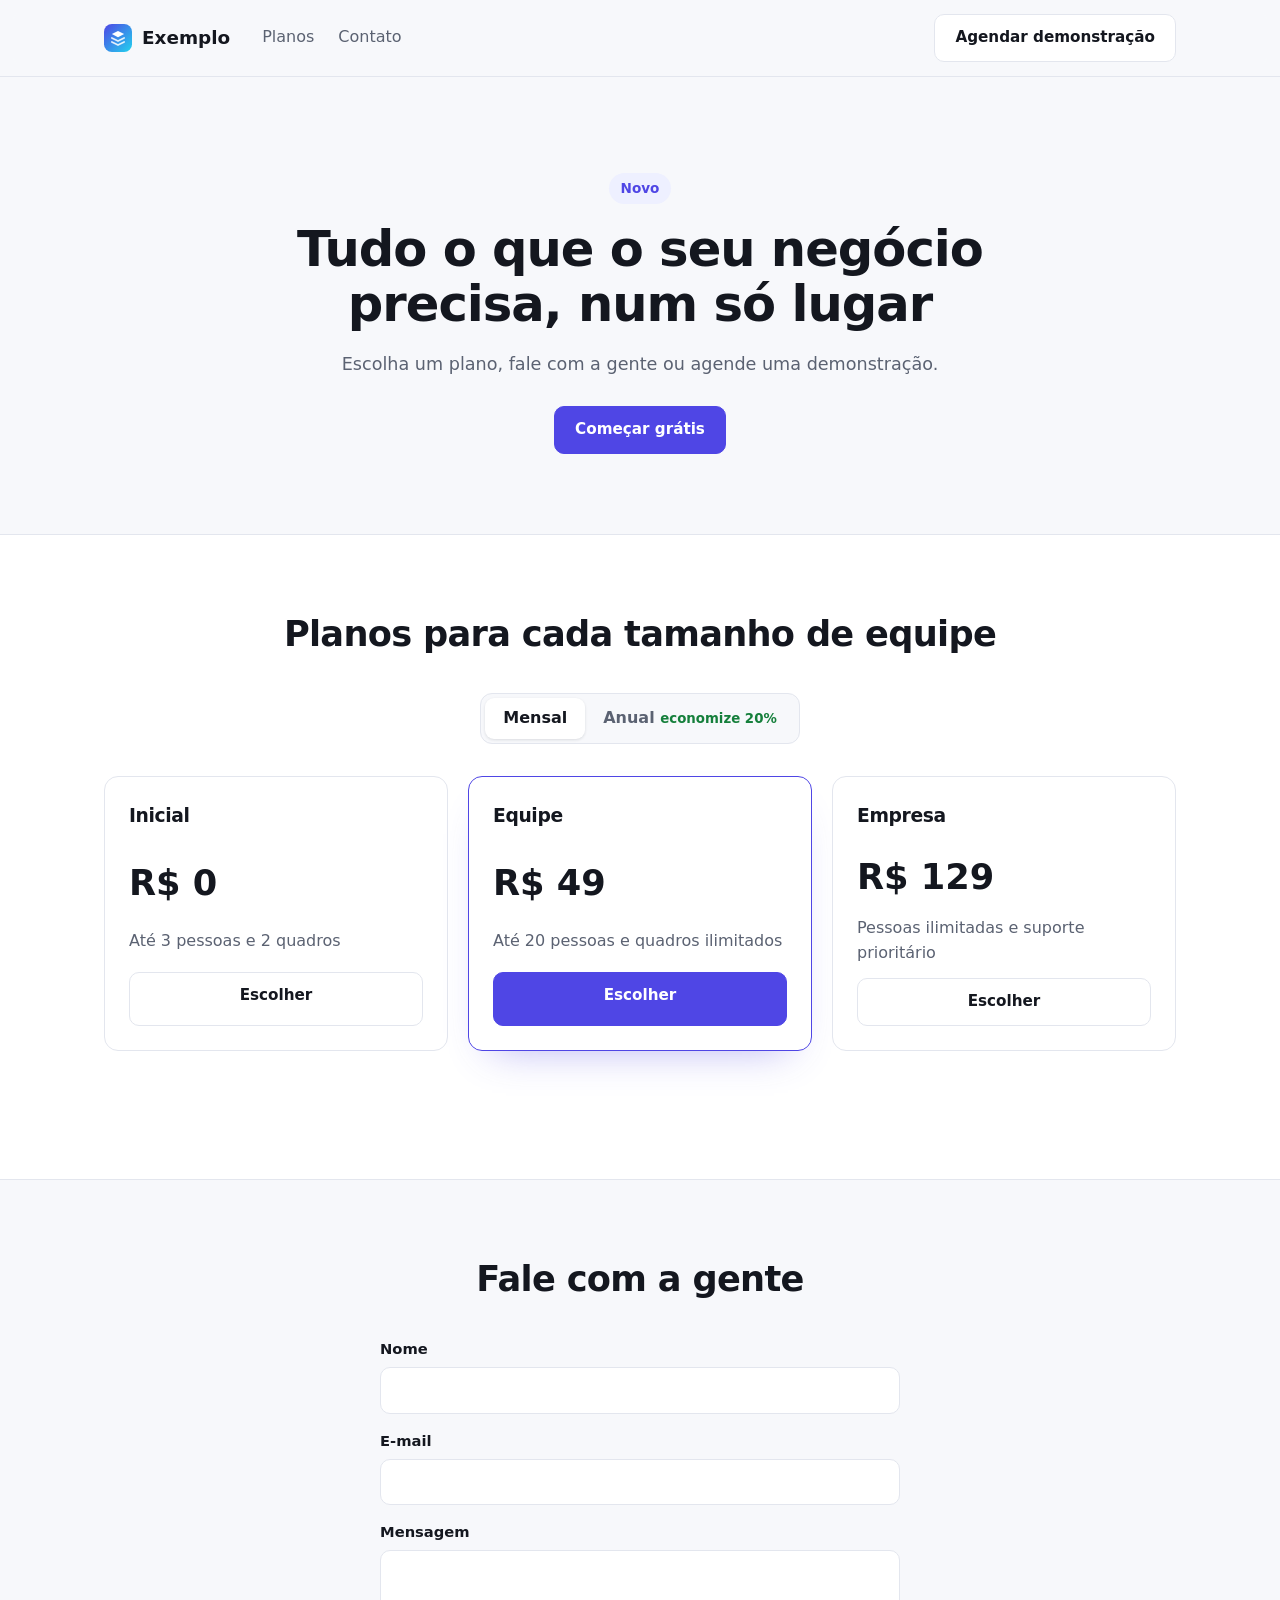
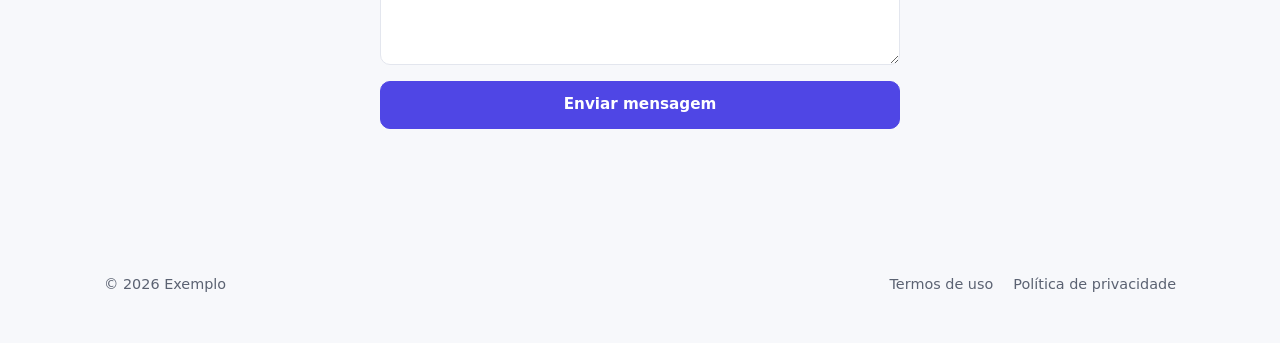
<file: index.html>
<!doctype html>
<html lang="pt-BR">
<head>
  <meta charset="utf-8">
  <meta name="viewport" content="width=device-width, initial-scale=1">
  <title>Exemplo</title>
  <link rel="icon" href="icone.svg" type="image/svg+xml">
  <meta name="color-scheme" content="light dark">
  <link rel="stylesheet" href="estilo.css">
  <script src="app.js" defer></script>
</head>
<body>
  <div data-componente="topo"></div>
  <main>
    <div data-componente="inicio"></div>
    <div data-componente="precos"></div>
    <div data-componente="contato"></div>
  </main>
  <div data-componente="rodape"></div>
  <div data-componente="agendamento"></div>
</body>
</html>
</file>
<file: estilo.css>
:root { color-scheme: light dark; --fundo: #f7f8fb; --superficie: #fff; --topo: rgb(247 248 251 / .85); --texto: #14171f; --suave: #5b6272; --borda: #e3e6ee; --cor: #4f46e5; --cor-clara: #eef0ff; --ok: #157f3b; --erro: #b42318; }
@media (prefers-color-scheme: dark) {
  :root { --fundo: #0e1014; --superficie: #171a21; --topo: rgb(14 16 20 / .85); --texto: #eceef3; --suave: #9aa1b2; --borda: #2a2f3a; --cor: #6d64f5; --cor-clara: #23214a; --ok: #4ade80; --erro: #f87171; }
}
* { box-sizing: border-box; }
html { scroll-behavior: smooth; }
body { margin: 0; font: 16px/1.55 ui-sans-serif, system-ui, -apple-system, "Segoe UI", sans-serif; background: var(--fundo); color: var(--texto); }
a { color: inherit; text-decoration: none; }
h1, h2, h3 { letter-spacing: -.02em; }

.topo { position: sticky; top: 0; z-index: 10; background: var(--topo); backdrop-filter: blur(10px); border-bottom: 1px solid var(--borda); }
.interno { max-width: 1120px; margin: auto; padding: 14px 24px; display: flex; align-items: center; gap: 32px; }
.marca { display: flex; align-items: center; gap: 10px; font-weight: 700; font-size: 1.15rem; }
.marca-icone { width: 28px; height: 28px; }
.menu { display: flex; gap: 24px; margin-right: auto; color: var(--suave); }
.menu a:hover { color: var(--texto); }

.botao { display: inline-flex; justify-content: center; padding: 11px 20px; border-radius: 10px; border: 1px solid var(--cor); background: var(--cor); color: #fff; font: inherit; font-weight: 600; font-size: .95rem; cursor: pointer; transition: filter .15s, transform .1s; }
.botao:hover { filter: brightness(.92); }
.botao:active { transform: translateY(1px); }
.contorno { background: var(--superficie); color: var(--texto); border-color: var(--borda); }

.hero { max-width: 760px; margin: auto; padding: 96px 24px 80px; text-align: center; }
.selo { display: inline-block; margin: 0 0 18px; padding: 5px 12px; border-radius: 999px; background: var(--cor-clara); color: var(--cor); font-size: .85rem; font-weight: 600; }
.hero h1 { margin: 0 auto; font-size: clamp(2rem, 4vw, 3.1rem); line-height: 1.12; }
.apoio { color: var(--suave); font-size: 1.1rem; margin: 18px 0 28px; }

.secao { max-width: 1120px; margin: auto; padding: 72px 24px; }
.secao h2 { margin: 0 auto 32px; font-size: clamp(1.6rem, 3vw, 2.2rem); text-align: center; }
.clara { max-width: none; background: var(--superficie); border-block: 1px solid var(--borda); }
.clara > * { max-width: 1072px; margin-inline: auto; }

.grade { display: grid; grid-template-columns: repeat(3, 1fr); gap: 20px; }
.cartao { margin: 0; background: var(--superficie); border: 1px solid var(--borda); border-radius: 14px; padding: 24px; }
.cartao h3 { margin: 0 0 8px; }
.cartao p { margin: 0; color: var(--suave); }

.periodo { display: flex; width: max-content; margin: 0 auto 32px !important; padding: 4px; border-radius: 12px; background: var(--fundo); border: 1px solid var(--borda); }
.periodo button { border: 0; background: none; font: inherit; font-weight: 600; padding: 8px 18px; border-radius: 9px; color: var(--suave); cursor: pointer; }
.periodo .ativo { background: var(--superficie); color: var(--texto); box-shadow: 0 1px 3px rgb(20 23 31 / .12); }
.periodo small { color: var(--ok); }
.plano { display: grid; gap: 12px; }
.destaque { border-color: var(--cor); box-shadow: 0 20px 40px -24px rgb(79 70 229 / .45); }
.preco { font-size: 2.2rem; font-weight: 800; color: var(--texto) !important; }

.aviso { text-align: center; font-weight: 600; color: var(--cor); min-height: 1.5em; }

.formulario { display: grid; gap: 16px; max-width: 520px; margin: auto; }
label { display: grid; gap: 6px; font-weight: 600; font-size: .92rem; }
input, textarea { font: inherit; padding: 11px 12px; border-radius: 10px; border: 1px solid var(--borda); background: var(--superficie); color: var(--texto); }
input:focus, textarea:focus { outline: none; border-color: var(--cor); box-shadow: 0 0 0 3px var(--cor-clara); }
output { font-weight: 600; color: var(--erro); min-height: 1.5em; }

.rodape { max-width: 1120px; margin: auto; padding: 32px 24px 48px; display: flex; justify-content: space-between; align-items: center; color: var(--suave); font-size: .9rem; }
.rodape p { margin: 0; }
.rodape nav { display: flex; gap: 20px; }

.modal { width: min(460px, 92vw); border: 1px solid var(--borda); background: var(--superficie); color: var(--texto); border-radius: 18px; padding: 24px; gap: 16px; box-shadow: 0 30px 80px -20px rgb(20 23 31 / .45); }
.modal[open] { display: grid; }
.modal::backdrop { background: rgb(20 23 31 / .55); backdrop-filter: blur(2px); }
.modal p { margin: 0; color: var(--suave); }
.modal-topo { display: flex; justify-content: space-between; align-items: center; }
.modal h2 { margin: 0; font-size: 1.25rem; }
.fechar { width: 34px; height: 34px; border: 0; border-radius: 9px; background: var(--fundo); color: var(--texto); font-size: 1.3rem; cursor: pointer; }
.horarios { display: flex; gap: 10px; }
.horarios label { display: flex; align-items: center; gap: 6px; font-weight: 500; padding: 8px 12px; border: 1px solid var(--borda); border-radius: 10px; }

@media (max-width: 760px) {
  .menu { flex-shrink: 0; }
  .grade { grid-template-columns: 1fr; }
}
</file>
